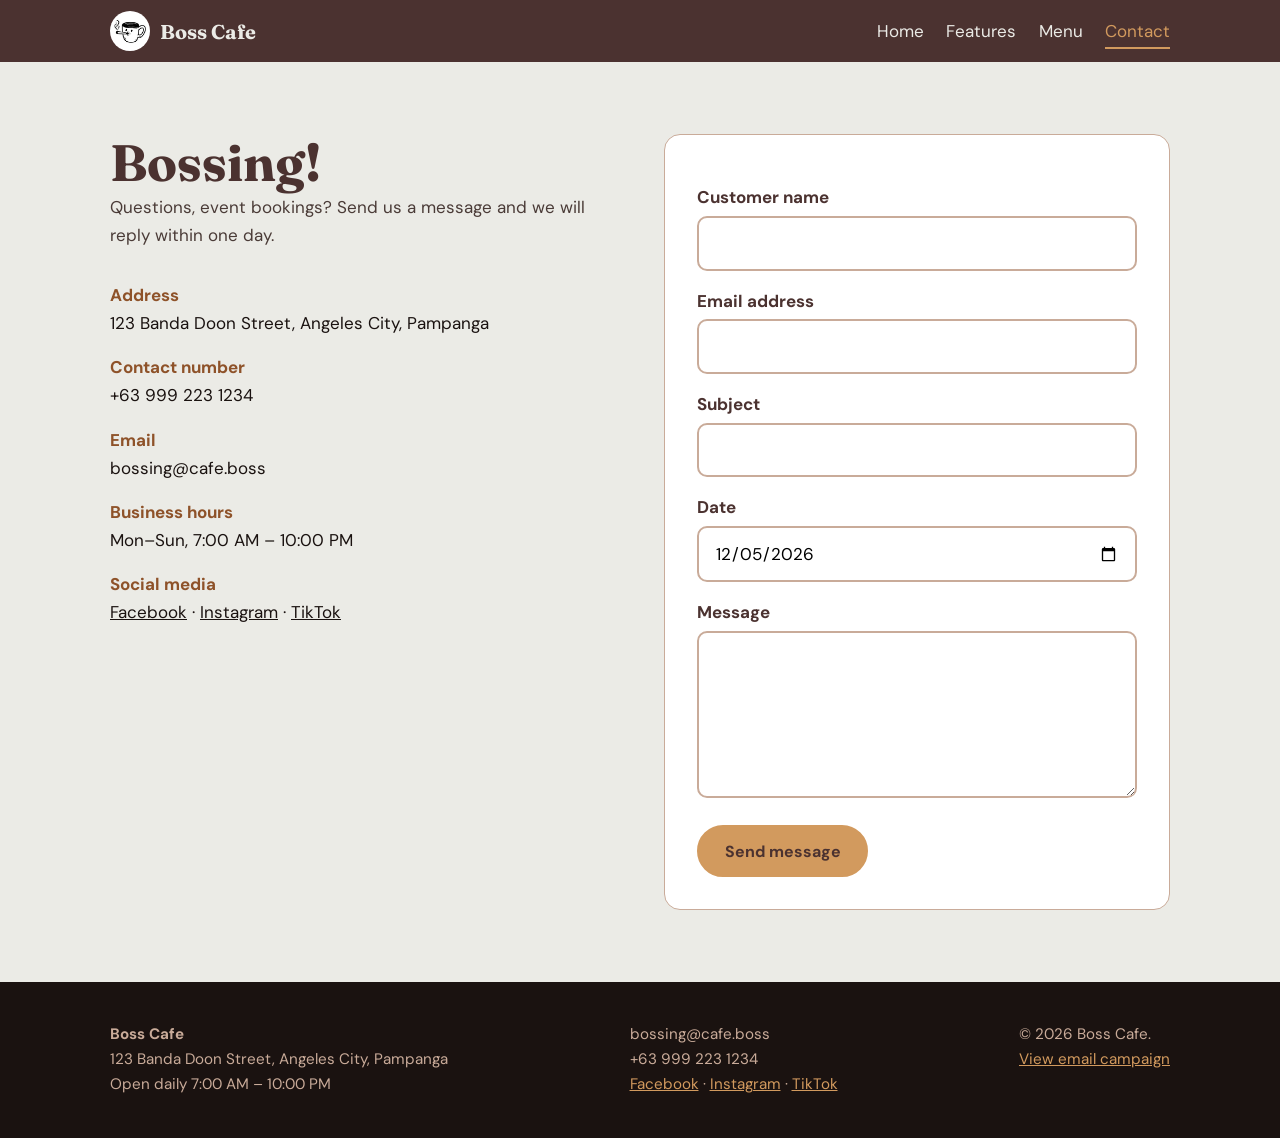
<file: cafe-website/contact.html>
<!DOCTYPE html>
<html lang="en">

<head>
    <meta charset="UTF-8">
    <meta name="viewport" content="width=device-width,initial-scale=1">
    <title>Contact | Boss Cafe</title>
    <link rel="icon" href="assets/images/logo.png">
    <link rel="preconnect" href="https://fonts.googleapis.com">
    <link rel="preconnect" href="https://fonts.gstatic.com" crossorigin>
    <link href="https://fonts.googleapis.com/css2?family=DM+Sans:wght@400;700&family=Fraunces:wght@600;700&display=swap"
        rel="stylesheet">
    <link rel="stylesheet" href="css/style.css">
</head>

<body data-page="contact">
    <header>
        <div class="nav"><a class="brand" href="index.html"><img src="assets/images/logo.png" alt="">Boss Cafe</a>
            <nav aria-label="Main">
                <ul>
                    <li><a href="index.html">Home</a></li>
                    <li><a href="features.html">Features</a></li>
                    <li><a href="products.html">Menu</a></li>
                    <li><a href="contact.html" class=active aria-current=page>Contact</a></li>
                </ul>
            </nav>
        </div>
    </header>
    <main>

        <section>
            <div class="wrap split" style="align-items:start">
                <div>
                    <h1 style="font-size:clamp(2rem,5vw,3.2rem)">Bossing!</h1>
                    <p class="lead" style="margin-bottom:2rem">Questions, event bookings? Send us a message and
                        we will reply within one day.</p>
                    <ul class="info" style="padding:0">
                        <li><b>Address</b>123 Banda Doon Street, Angeles City, Pampanga</li>
                        <li><b>Contact number</b>+63 999 223 1234</li>
                        <li><b>Email</b>bossing@cafe.boss</li>
                        <li><b>Business hours</b>Mon–Sun, 7:00 AM – 10:00 PM</li>
                        <li><b>Social media</b><a href="#">Facebook</a> · <a href="#">Instagram</a> · <a
                                href="#">TikTok</a></li>
                    </ul>
                </div>
                <form class="form" id="contactForm">
                    <label for="name">Customer name</label><input id="name" required>
                    <label for="email">Email address</label><input id="email" type="email" required>
                    <label for="subject">Subject</label><input id="subject" required>
                    <label for="date">Date</label><input id="date" type="date">
                    <label for="message">Message</label><textarea id="message" rows="5" required></textarea>
                    <p style="margin-top:1.2rem"><button class="btn" type="submit">Send message</button></p>
                    <div class="msg" id="msg" role="status"></div>
                </form>
            </div>
        </section>
    </main>
    <footer>
        <div class="wrap">
            <div><b>Boss Cafe</b><br>123 Banda Doon Street, Angeles City, Pampanga<br>Open daily 7:00 AM – 10:00 PM</div>
            <div>bossing@cafe.boss<br>+63 999 223 1234<br><a href="#">Facebook</a> · <a href="#">Instagram</a> · <a
                    href="#">TikTok</a></div>
            <div>© 2026 Boss Cafe.<br><a href="email-mockup.html">View email campaign</a></div>
        </div>
    </footer>
    <script src="js/main.js"></script>
</body>

</html>
</file>
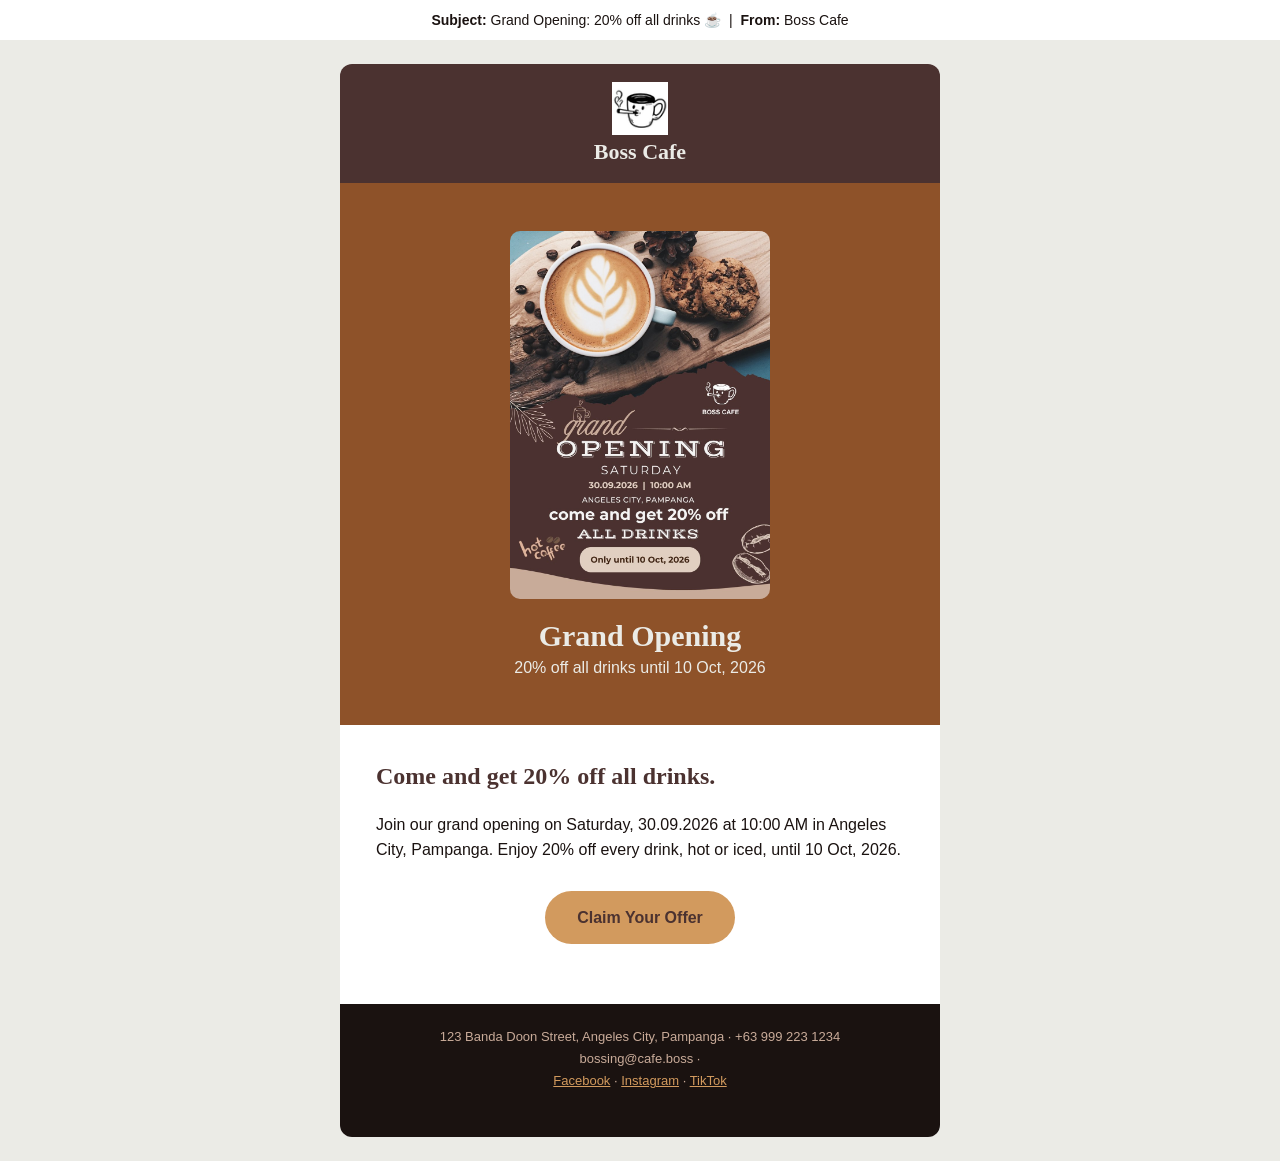
<file: cafe-website/email-mockup.html>
<!DOCTYPE html>
<html lang="en">

<head>
    <meta charset="UTF-8">
    <meta name="viewport" content="width=device-width,initial-scale=1">
    <title>Email Campaign Mockup | Boss Cafe</title>
</head>

<body style="margin:0;background:#ebebe6;font-family:Arial,sans-serif;color:#1a1210">
    <p style="text-align:center;padding:12px;margin:0;background:#fff;font-size:14px"><b>Subject:</b> Grand Opening: 20%
        off all drinks ☕ &nbsp;|&nbsp; <b>From:</b> Boss Cafe</p>
    <table width="100%" cellpadding="0" cellspacing="0">
        <tr>
            <td align="center" style="padding:24px 12px">
                <table width="600" style="max-width:100%;background:#fff;border-radius:12px;overflow:hidden"
                    cellpadding="0" cellspacing="0">
                    <tr>
                        <td align="center" style="background:#4b3230;padding:18px"><img src="assets/images/logo.png"
                                width="56" alt="Boss Cafe logo">
                            <div style="color:#ebebe6;font:700 22px Georgia,serif">Boss Cafe</div>
                        </td>
                    </tr>
                    <tr>
                        <td align="center" style="background:#8e5229;padding:48px 24px;color:#ebebe6"><img
                                src="assets/images/grand-opening-banner.jpg" width="260"
                                alt="Boss Cafe grand opening banner" style="border-radius:10px">
                            <div style="font:700 30px Georgia,serif;margin-top:16px">Grand Opening</div>
                            <div style="margin-top:6px">20% off all drinks until 10 Oct, 2026</div>
                        </td>
                    </tr>
                    <tr>
                        <td style="padding:32px 36px;line-height:1.6;font-size:16px">
                            <h2 style="font-family:Georgia,serif;color:#4b3230;margin:0 0 12px">Come and get 20% off all
                                drinks.</h2>
                            <p>Join our grand opening on Saturday, 30.09.2026 at 10:00 AM in Angeles City, Pampanga.
                                Enjoy 20% off every drink, hot or iced, until 10 Oct, 2026.</p>
                            <p align="center" style="margin:28px 0"><a href="index.html"
                                    style="background:#d29a5e;color:#4b3230;text-decoration:none;font-weight:bold;padding:14px 32px;border-radius:30px;display:inline-block">Claim
                                    Your Offer</a></p>
                        </td>
                    </tr>
                    <tr>
                        <td align="center"
                            style="background:#1a1210;color:#c9ab99;padding:22px;font-size:13px;line-height:1.7">
                            123 Banda Doon Street, Angeles City, Pampanga · +63 999 223 1234<br>bossing@cafe.boss ·
                            <br><a href="#" style="color:#d29a5e">Facebook</a> · <a href="#"
                                style="color:#d29a5e">Instagram</a> · <a href="#"
                                style="color:#d29a5e">TikTok</a><br><br><a href="#"
                    </tr>
                </table>
            </td>
        </tr>
    </table>
</body>

</html>
</file>
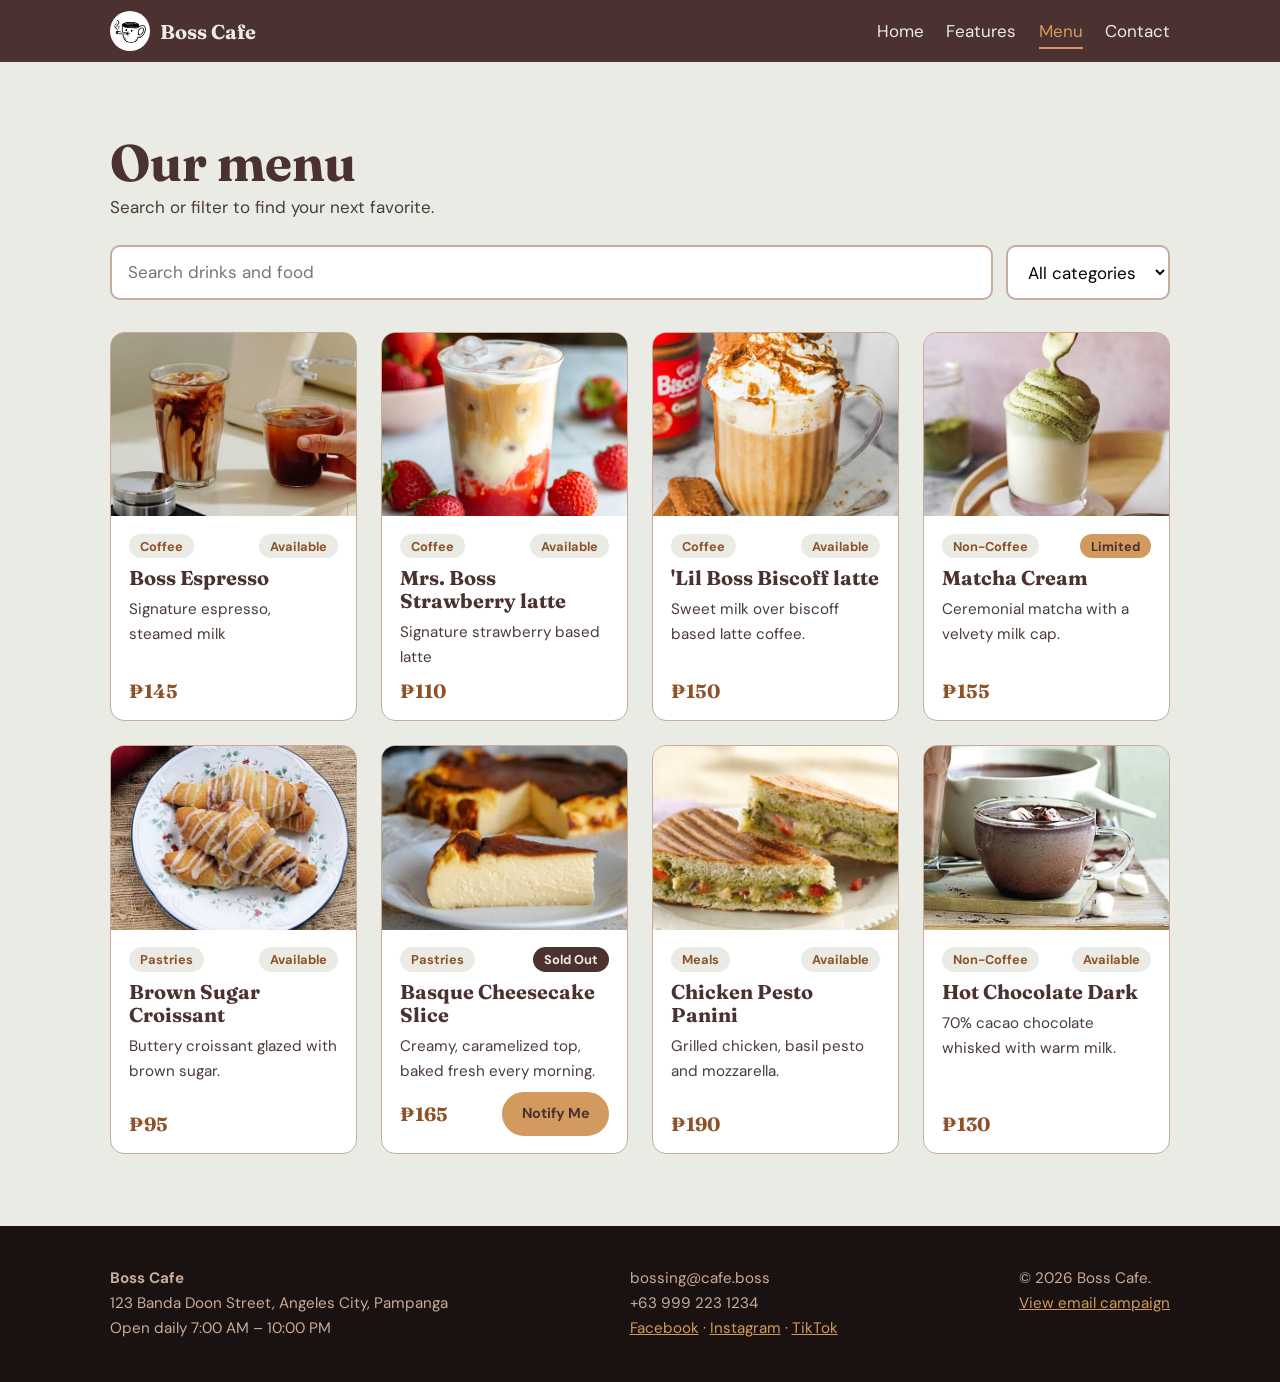
<file: cafe-website/products.html>
<!DOCTYPE html>
<html lang="en">

<head>
    <meta charset="UTF-8">
    <meta name="viewport" content="width=device-width,initial-scale=1">
    <title>Menu | Boss Cafe</title>
    <link rel="icon" href="assets/images/logo.png">
    <link rel="preconnect" href="https://fonts.googleapis.com">
    <link rel="preconnect" href="https://fonts.gstatic.com" crossorigin>
    <link href="https://fonts.googleapis.com/css2?family=DM+Sans:wght@400;700&family=Fraunces:wght@600;700&display=swap"
        rel="stylesheet">
    <link rel="stylesheet" href="css/style.css">
</head>

<body data-page="products">
    <header>
        <div class="nav"><a class="brand" href="index.html"><img src="assets/images/logo.png" alt="">Boss Cafe</a>
            <nav aria-label="Main">
                <ul>
                    <li><a href="index.html">Home</a></li>
                    <li><a href="features.html">Features</a></li>
                    <li><a href="products.html" class=active aria-current=page>Menu</a></li>
                    <li><a href="contact.html">Contact</a></li>
                </ul>
            </nav>
        </div>
    </header>
    <main>

        <section>
            <div class="wrap">
                <h1 style="font-size:clamp(2rem,5vw,3.2rem)">Our menu</h1>
                <p class="lead">Search or filter to find your next favorite.</p>
                <div class="toolbar"><input id="search" type="search" placeholder="Search drinks and food"
                        aria-label="Search menu"><select id="category" aria-label="Filter by category"></select></div>
                <div class="cards" id="grid" aria-live="polite">Loading menu…</div>
            </div>
        </section>
    </main>
    <footer>
        <div class="wrap">
            <div><b>Boss Cafe</b><br>123 Banda Doon Street, Angeles City, Pampanga<br>Open daily 7:00 AM – 10:00 PM</div>
            <div>bossing@cafe.boss<br>+63 999 223 1234<br><a href="#">Facebook</a> · <a href="#">Instagram</a> · <a
                    href="#">TikTok</a></div>
            <div>© 2026 Boss Cafe.<br><a href="email-mockup.html">View email campaign</a></div>
        </div>
    </footer>
    <script src="js/main.js"></script>
</body>

</html>
</file>
<file: cafe-website/css/style.css>
:root {
    --dark: #4b3230;
    --tan: #c9ab99;
    --brown: #8e5229;
    --caramel: #d29a5e;
    --cream: #ebebe6;
    --white: #fff;
    --black: #1a1210;
    --serif: 'Fraunces', Georgia, serif;
    --sans: 'DM Sans', system-ui, sans-serif
}

* {
    box-sizing: border-box;
    margin: 0
}

html {
    scroll-behavior: smooth
}

body {
    font: 17px/1.65 var(--sans);
    background: var(--cream);
    color: var(--black)
}

img {
    max-width: 100%
}

a {
    color: inherit
}

h1,
h2,
h3 {
    font-family: var(--serif);
    line-height: 1.15;
    color: var(--dark)
}

h1 {
    font-size: clamp(2.4rem, 6vw, 4.4rem)
}

h2 {
    font-size: clamp(1.7rem, 3.5vw, 2.5rem);
    margin-bottom: .5rem
}

h3 {
    font-size: 1.25rem
}

.wrap {
    max-width: 1100px;
    margin: auto;
    padding: 0 1.25rem
}

section {
    padding: 4.5rem 0
}

.lead {
    max-width: 60ch;
    color: #4a3b37
}

:focus-visible {
    outline: 3px solid var(--caramel);
    outline-offset: 3px
}

/* header */
header {
    background: var(--dark);
    position: sticky;
    top: 0;
    z-index: 10
}

.nav {
    display: flex;
    align-items: center;
    justify-content: space-between;
    gap: 1rem;
    padding: .7rem 1.25rem;
    max-width: 1100px;
    margin: auto;
    flex-wrap: wrap
}

.brand {
    display: flex;
    align-items: center;
    gap: .6rem;
    text-decoration: none;
    color: var(--cream);
    font: 700 1.25rem var(--serif)
}

.brand img {
    width: 40px;
    height: 40px
}

nav ul {
    display: flex;
    gap: 1.4rem;
    list-style: none;
    padding: 0;
    flex-wrap: wrap
}

nav a {
    color: var(--cream);
    text-decoration: none;
    padding: .3rem 0;
    border-bottom: 2px solid transparent
}

nav a:hover,
nav a.active {
    border-color: var(--caramel);
    color: var(--caramel)
}

/* buttons */
.btn {
    display: inline-block;
    background: var(--caramel);
    color: var(--dark);
    font-weight: 700;
    padding: .85rem 1.6rem;
    border-radius: 999px;
    text-decoration: none;
    border: 2px solid var(--caramel);
    cursor: pointer;
    font-size: 1rem;
    font-family: var(--sans);
    transition: background .2s, color .2s
}

.btn:hover {
    background: var(--dark);
    color: var(--cream);
    border-color: var(--cream)
}

.btn.ghost {
    background: transparent;
    color: var(--cream);
    border-color: var(--tan)
}

.btn.ghost:hover {
    background: var(--cream);
    color: var(--dark)
}

.btn.small {
    padding: .5rem 1.1rem;
    font-size: .9rem
}

/* hero */
.hero {
    background: var(--dark);
    color: var(--cream);
    padding: 5rem 0
}

.hero h1 {
    color: var(--cream)
}

.hero .grid {
    display: grid;
    grid-template-columns: 1.2fr 1fr;
    gap: 3rem;
    align-items: center
}

.hero p {
    color: var(--tan);
    margin: 1.2rem 0 2rem;
    max-width: 46ch;
    font-size: 1.15rem
}

.hero .btns {
    display: flex;
    gap: 1rem;
    flex-wrap: wrap
}

.cup {
    aspect-ratio: 1;
    border-radius: 50%;
    background: radial-gradient(circle at 50% 45%, var(--brown) 0 38%, var(--caramel) 38% 41%, var(--dark) 41% 48%, var(--tan) 48% 50%, transparent 50%);
    display: grid;
    place-items: center;
    font-size: 7rem;
    border: 3px dashed var(--brown);
    animation: spin-in 1.2s ease-out
}

.cup span {
    filter: drop-shadow(0 6px 0 rgba(0, 0, 0, .25))
}

@keyframes spin-in {
    from {
        transform: rotate(-40deg) scale(.8);
        opacity: 0
    }
}

/* cards */
.cards {
    display: grid;
    grid-template-columns: repeat(auto-fill, minmax(240px, 1fr));
    gap: 1.5rem;
    margin-top: 2rem
}

.card {
    background: var(--white);
    border-radius: 14px;
    overflow: hidden;
    display: flex;
    flex-direction: column;
    border: 1px solid var(--tan)
}

.card .pic {
    position: relative;
    aspect-ratio: 4/3;
    overflow: hidden;
    background: var(--tan);
    display: grid;
    place-items: center;
    font-size: 4rem
}

.card .pic img {
    position: absolute;
    inset: 0;
    width: 100%;
    height: 100%;
    max-width: none;
    display: block;
    object-fit: cover;
    object-position: center
}

.card .body {
    padding: 1.1rem;
    display: flex;
    flex-direction: column;
    gap: .5rem;
    flex: 1
}

.card .body p {
    font-size: .95rem;
    color: #4a3b37;
    flex: 1
}

.meta {
    display: flex;
    justify-content: space-between;
    align-items: center;
    font-size: .9rem
}

.price {
    font: 700 1.2rem var(--serif);
    color: var(--brown)
}

.tag {
    background: var(--cream);
    color: var(--brown);
    border-radius: 999px;
    padding: .1rem .7rem;
    font-size: .8rem;
    font-weight: 700
}

.tag.Limited {
    background: var(--caramel);
    color: var(--dark)
}

.tag.Sold {
    background: var(--dark);
    color: var(--cream)
}

/* about / split */
.split {
    display: grid;
    grid-template-columns: 1fr 1fr;
    gap: 3rem;
    align-items: center
}

.panel {
    background: var(--tan);
    border-radius: 18px;
    min-height: 280px;
    overflow: hidden
}

.panel img {
    width: 100%;
    height: 100%;
    min-height: 280px;
    object-fit: cover;
    display: block
}

.stats {
    display: flex;
    gap: 2rem;
    margin-top: 1.5rem;
    flex-wrap: wrap
}

.stats b {
    display: block;
    font: 700 2rem var(--serif);
    color: var(--brown)
}

/* promo */
.promo {
    background: var(--brown);
    color: var(--cream);
    border-radius: 20px;
    padding: 3rem;
    display: flex;
    justify-content: space-between;
    align-items: center;
    gap: 2rem;
    flex-wrap: wrap
}

.promo h2 {
    color: var(--cream)
}

.promo p {
    color: var(--cream);
    opacity: .9
}

.dark-sec {
    background: var(--dark);
    color: var(--cream)
}

.dark-sec h2 {
    color: var(--cream)
}

.video {
    aspect-ratio: 9/16;
    max-width: 360px;
    margin-left: auto;
    margin-right: auto;
    margin-top: 2rem;
    border-radius: 16px;
    overflow: hidden;
    background: var(--black);
    margin-top: 2rem
}

.video iframe {
    width: 100%;
    height: 100%;
    border: 0
}

/* feature rows */
.feature {
    display: grid;
    grid-template-columns: 1fr 1fr;
    gap: 3rem;
    align-items: center;
    margin-bottom: 4rem
}

.feature:nth-child(even) .panel {
    order: 2
}

.mini {
    display: grid;
    grid-template-columns: repeat(auto-fit, minmax(200px, 1fr));
    gap: 1.2rem;
    margin-top: 2rem
}

.mini div {
    background: var(--white);
    border: 1px solid var(--tan);
    border-radius: 14px;
    padding: 1.2rem
}

.mini .ico {
    display: block;
    margin-bottom: .4rem
}

/* toolbar, table, form */
.toolbar {
    display: flex;
    gap: .8rem;
    flex-wrap: wrap;
    margin-top: 1.5rem
}

input,
select,
textarea {
    font: inherit;
    padding: .7rem 1rem;
    border: 2px solid var(--tan);
    border-radius: 10px;
    background: var(--white);
    width: 100%
}

.toolbar input {
    flex: 1;
    min-width: 200px;
    width: auto
}

.toolbar select {
    width: auto
}

label {
    font-weight: 700;
    display: block;
    margin: 1rem 0 .3rem;
    color: var(--dark)
}

.form {
    background: var(--white);
    border-radius: 16px;
    padding: 2rem;
    border: 1px solid var(--tan)
}

.info li {
    list-style: none;
    margin-bottom: 1rem
}

.info b {
    display: block;
    color: var(--brown)
}

.msg {
    margin-top: 1rem;
    padding: 1rem;
    border-radius: 10px;
    background: var(--dark);
    color: var(--cream);
    display: none
}

.tablewrap {
    overflow-x: auto;
    margin-top: 1.5rem
}

table {
    width: 100%;
    border-collapse: collapse;
    background: var(--white);
    border-radius: 12px;
    overflow: hidden
}

th {
    background: var(--dark);
    color: var(--cream);
    text-align: left
}

th,
td {
    padding: .8rem 1rem;
    border-bottom: 1px solid var(--cream)
}

.quote {
    background: var(--white);
    border-left: 5px solid var(--caramel);
    padding: 1.2rem;
    border-radius: 10px
}

.quote small {
    color: var(--brown);
    font-weight: 700
}

footer {
    background: var(--black);
    color: var(--tan);
    padding: 2.5rem 0;
    font-size: .95rem
}

footer .wrap {
    display: flex;
    justify-content: space-between;
    gap: 1.5rem;
    flex-wrap: wrap
}

footer a {
    color: var(--caramel)
}

@media(max-width:800px) {

    .hero .grid,
    .split,
    .feature {
        grid-template-columns: 1fr
    }

    .cup {
        max-width: 280px;
        margin: auto
    }

    .feature:nth-child(even) .panel {
        order: 0
    }

    .promo {
        padding: 2rem
    }
}

@media(prefers-reduced-motion:reduce) {
    * {
        animation: none !important;
        scroll-behavior: auto
    }
}

/* Boss Cafe logo + banner */
.brand img {
    background: var(--white);
    border-radius: 50%;
    padding: 3px;
    object-fit: contain
}

.banner {
    width: 100%;
    max-width: 380px;
    justify-self: center;
    border-radius: 18px;
}

.pick-grid {
    display: grid;
    grid-template-columns: repeat(3, 1fr);
    gap: 1.5rem;
    margin-top: 1.5rem
}

.pick-card {
    background: #fff;
    border-radius: 16px;
    overflow: hidden;
    box-shadow: 0 6px 20px rgba(0, 0, 0, .08);
    display: flex;
    flex-direction: column;
    transition: transform .2s, box-shadow .2s
}

.pick-card:hover {
    transform: translateY(-4px);
    box-shadow: 0 12px 28px rgba(0, 0, 0, .12)
}

.pick-card img {
    width: 100%;
    aspect-ratio: 4/3;
    object-fit: cover;
    display: block;
    background: #e8e3d9
}

.pick-body {
    padding: 1.25rem 1.25rem 1.5rem;
    display: flex;
    flex-direction: column;
    gap: .5rem
}

.pick-body h3 {
    margin: 0;
    font-family: 'Fraunces', serif
}

.pick-body p {
    margin: 0;
    opacity: .8
}

@media (max-width:900px) {
    .pick-grid {
        grid-template-columns: repeat(2, 1fr)
    }
}

@media (max-width:600px) {
    .pick-grid {
        grid-template-columns: 1fr
    }
}
</file>
